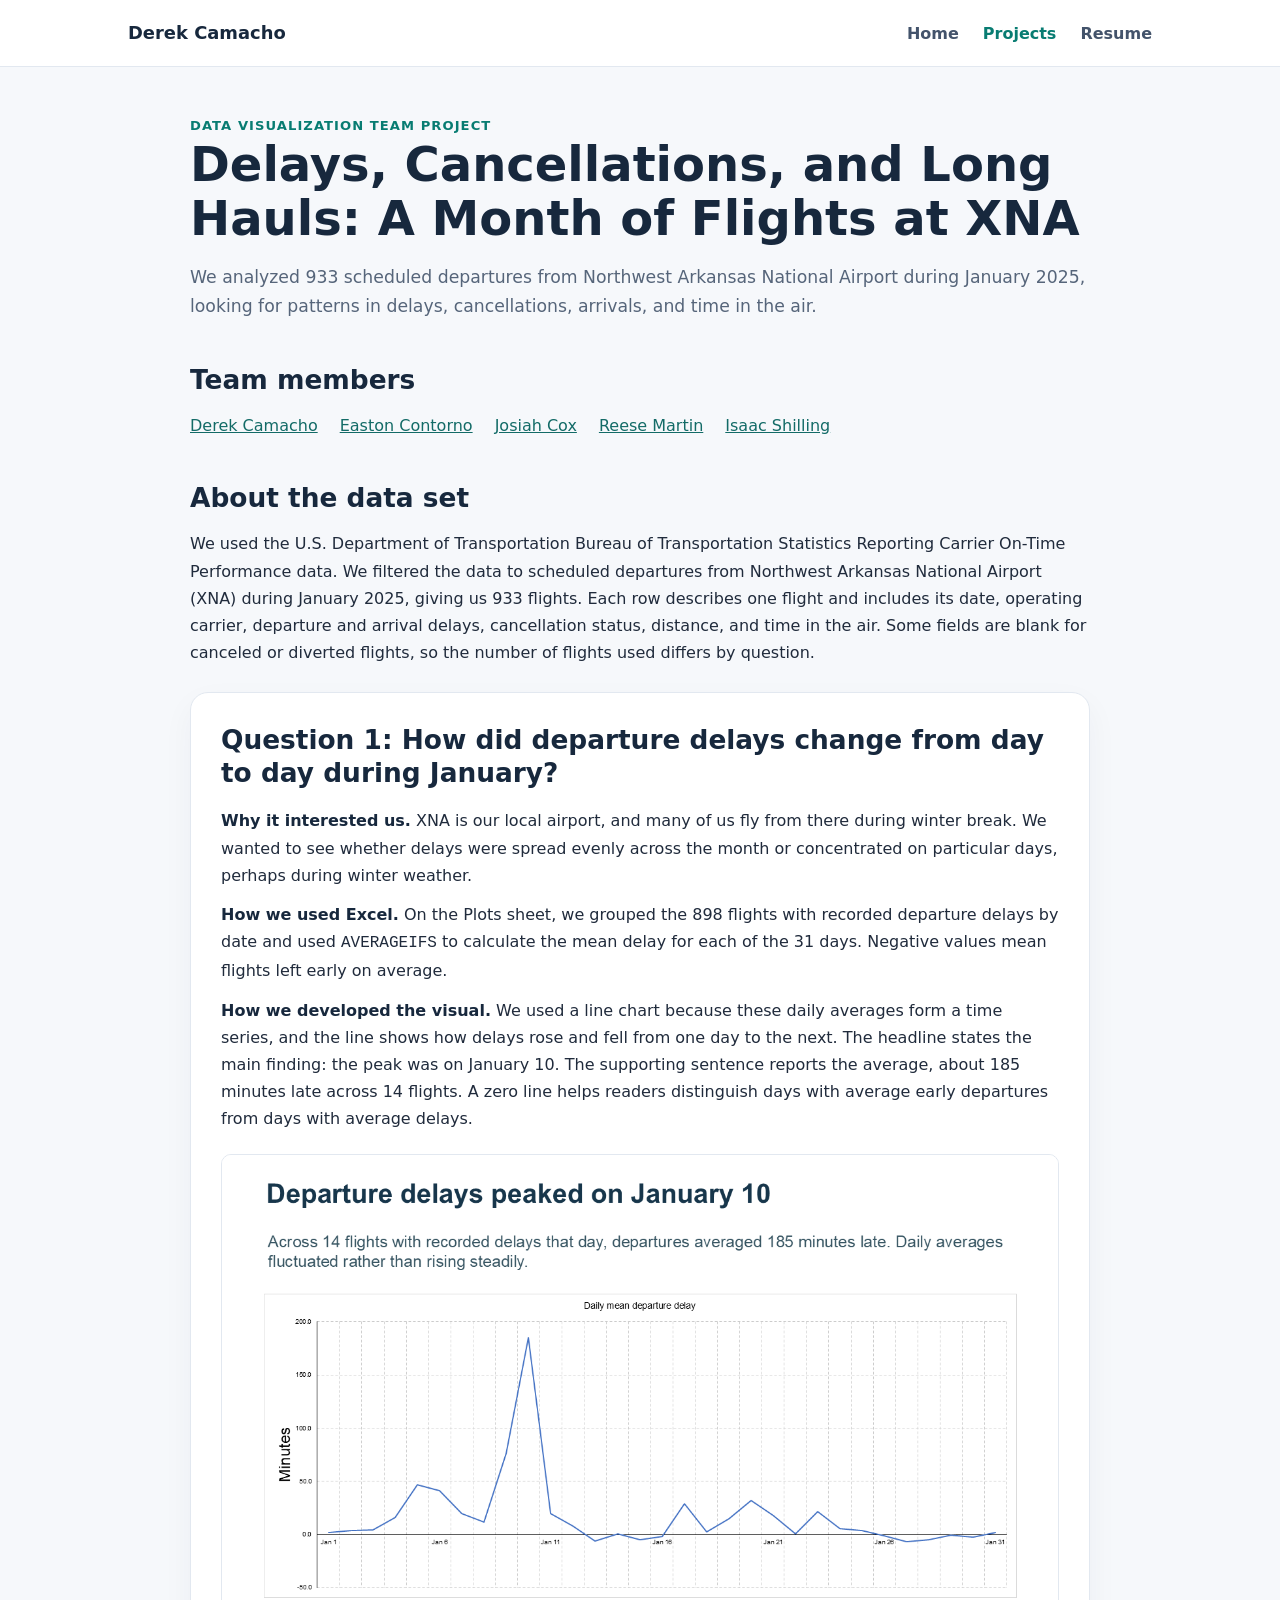
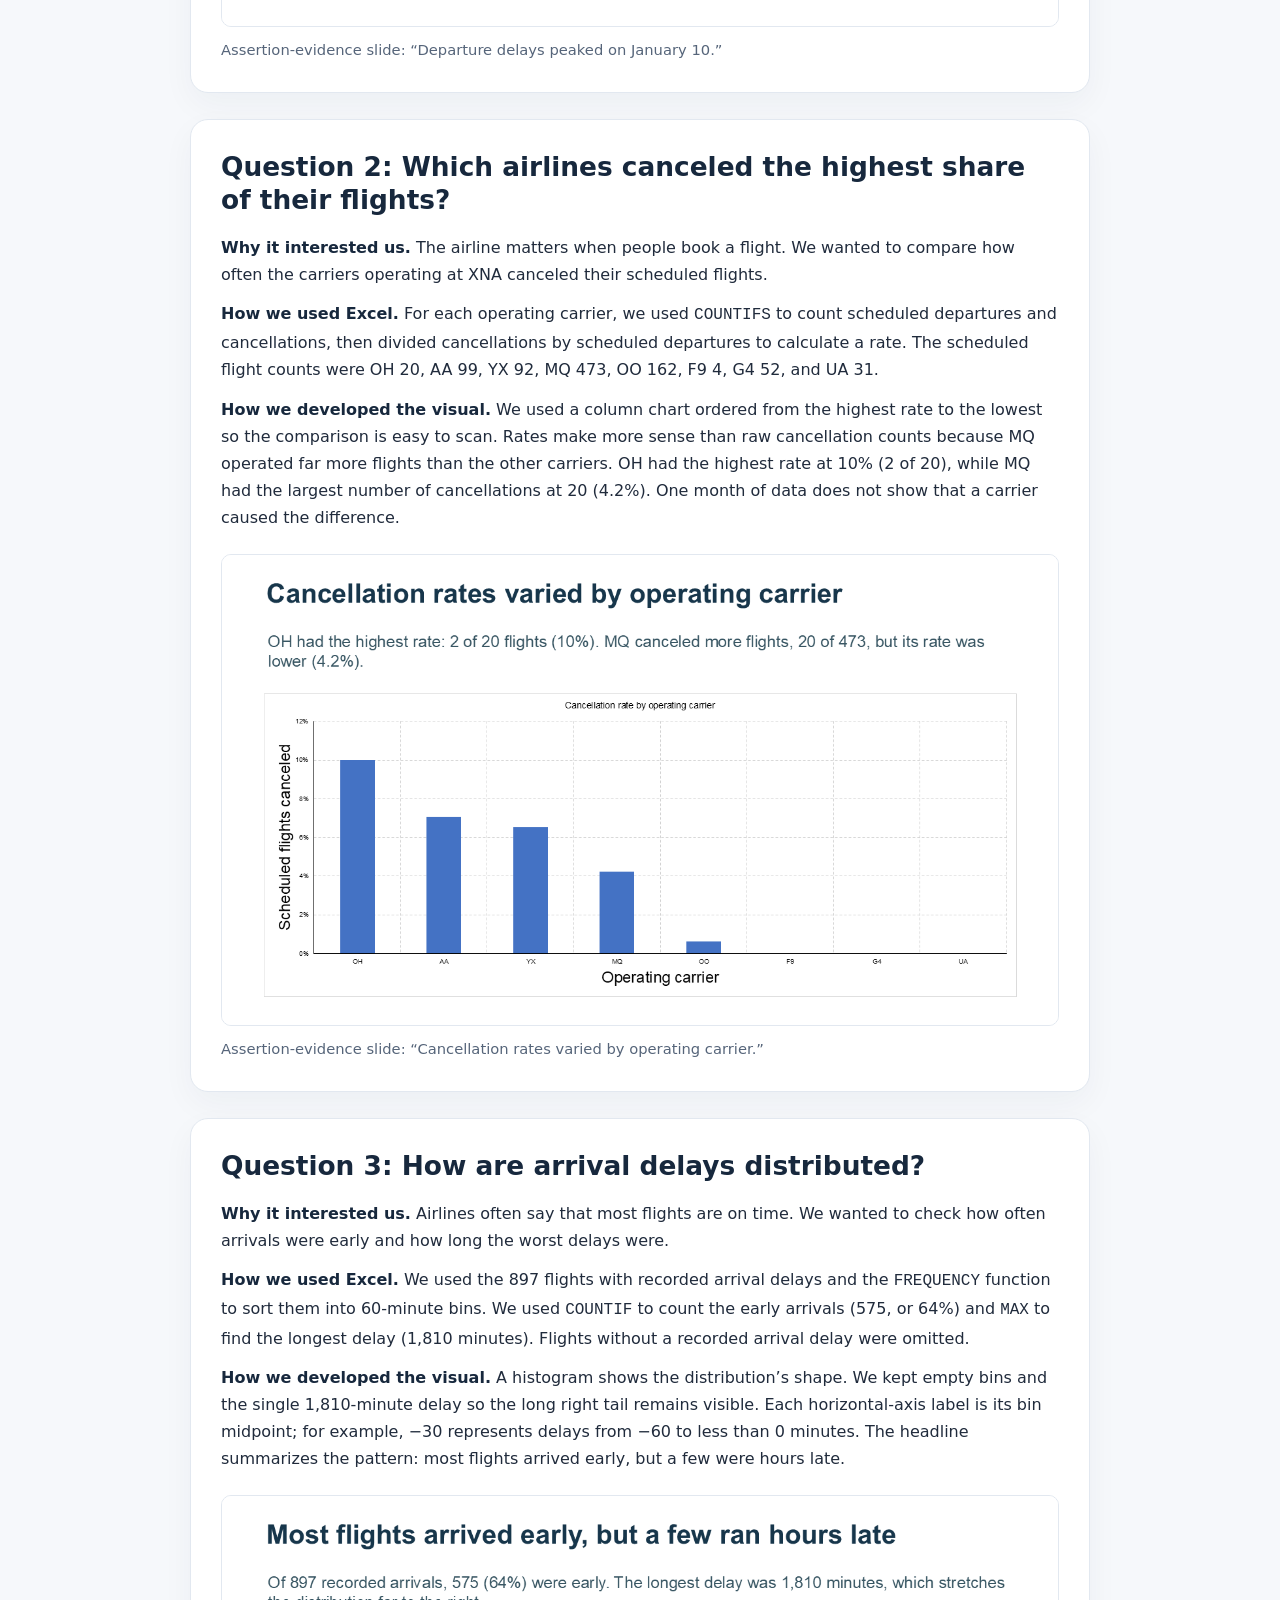
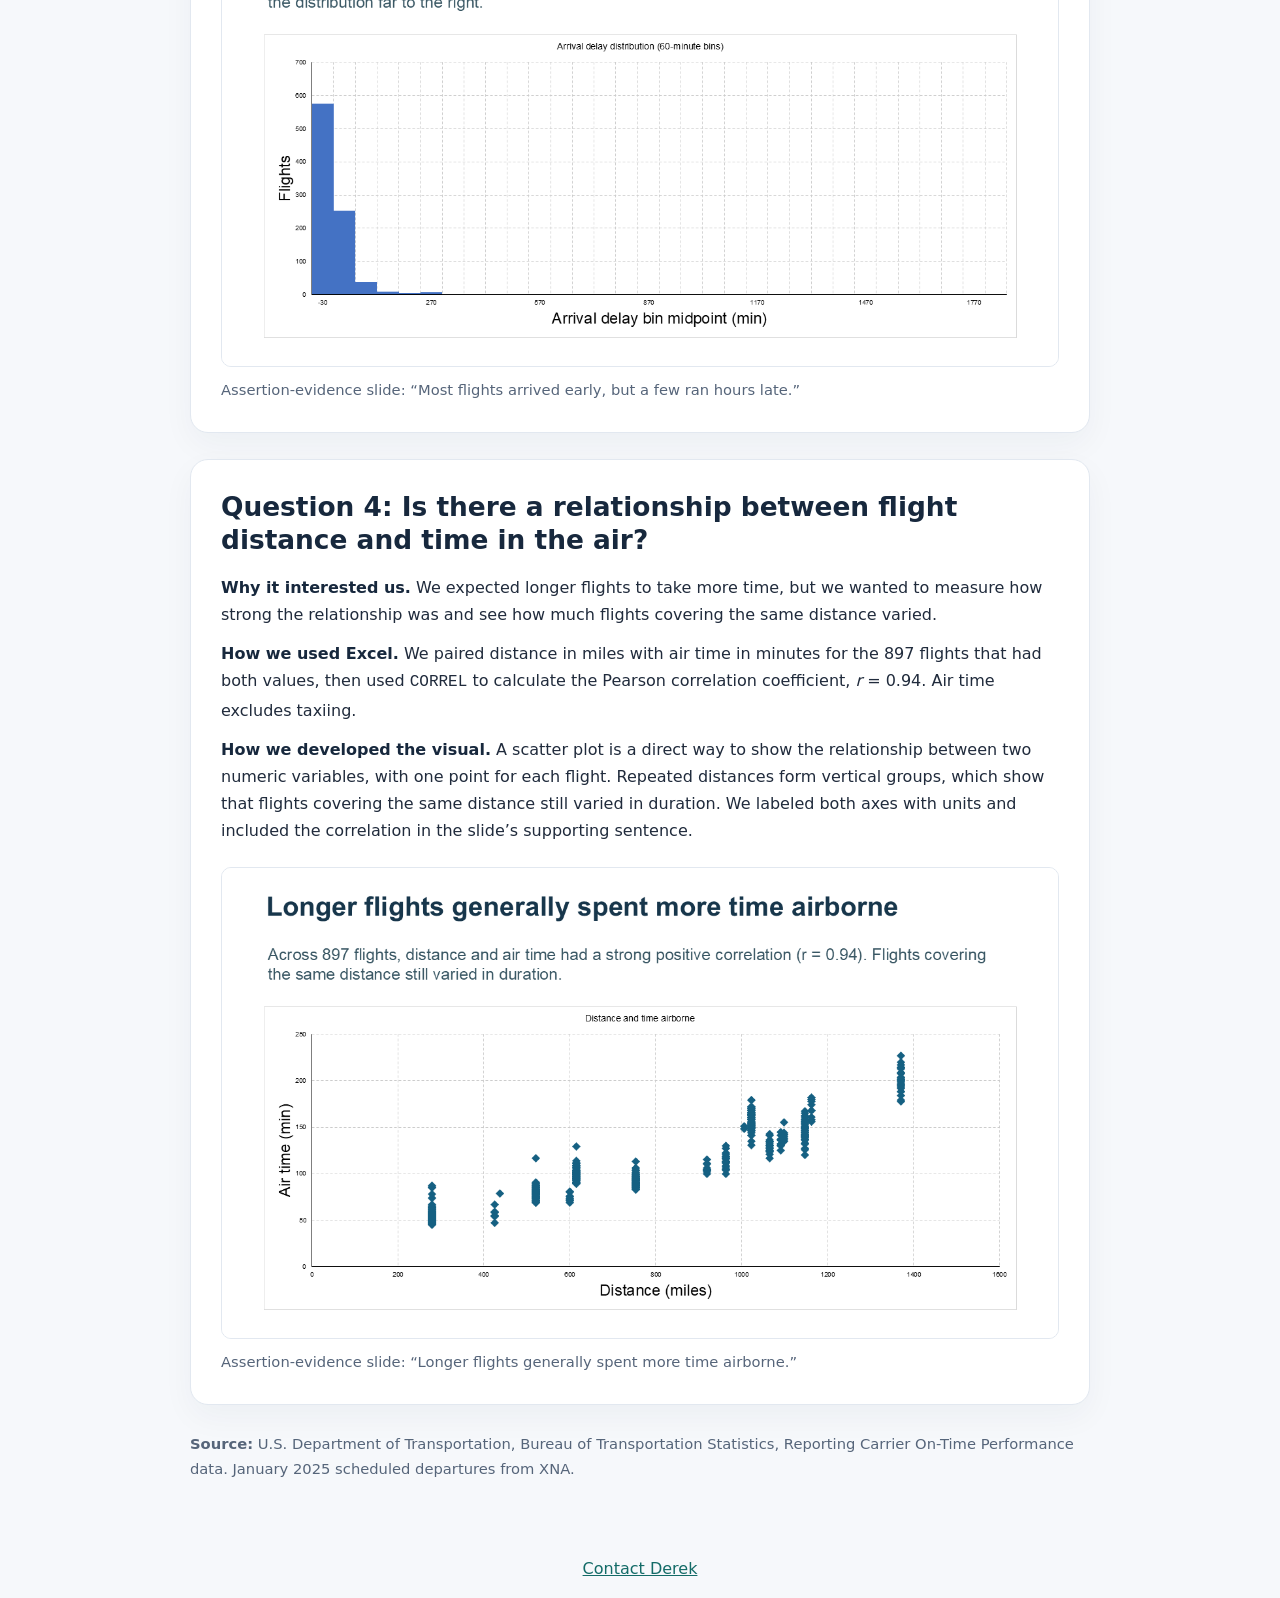
<file: docs/posts/data-visualization/index.html>
<!doctype html><html lang="en"><head><meta charset="utf-8"><meta name="viewport" content="width=device-width,initial-scale=1"><meta name="description" content="Team analysis of January 2025 flight delays, cancellations, arrivals, and air time at XNA"><title>Delays, Cancellations, and Long Hauls | Derek Camacho</title><style>
*{box-sizing:border-box}body{margin:0;background:#f6f8fb;color:#202b3c;font:16px/1.7 system-ui,-apple-system,"Segoe UI",sans-serif}a{color:#136b67}header{background:#fff;border-bottom:1px solid #e2e8f0}.nav{max-width:1080px;margin:auto;padding:18px 28px;display:flex;justify-content:space-between;align-items:center}.brand{font-size:1.12rem;font-weight:700;color:#17283d;text-decoration:none}.navlinks{display:flex;gap:24px}.navlinks a{text-decoration:none;font-weight:600;color:#43536b}.navlinks a[aria-current=page]{color:#087c72}.wrap{max-width:1000px;margin:48px auto;padding:0 28px}.article{max-width:900px;margin:auto}.eyebrow{color:#087c72;font-weight:700;letter-spacing:.08em;text-transform:uppercase;font-size:.82rem}h1{font-size:clamp(2rem,4vw,3rem);line-height:1.12;margin:0 0 14px;color:#17283d}h2{font-size:1.65rem;line-height:1.25;margin:42px 0 14px;color:#17283d}.intro{font-size:1.08rem;color:#56657a}.team{display:flex;flex-wrap:wrap;gap:8px 22px;padding:0;list-style:none}.team li{margin:0}.question{background:#fff;border:1px solid #e2e8f0;border-radius:18px;box-shadow:0 12px 32px #1e31470b;padding:30px;margin:26px 0}.question h2{margin:0 0 18px}.question p{margin:12px 0}.question strong{color:#17283d}figure{margin:22px 0 0}figure img{display:block;width:100%;height:auto;border:1px solid #e2e8f0;border-radius:10px}figcaption{margin-top:10px;color:#56657a;font-size:.92rem}.source{color:#56657a;font-size:.92rem}footer{text-align:center;color:#68758a;padding:26px}@media(max-width:680px){.nav{padding:15px 18px;gap:12px;flex-wrap:wrap}.navlinks{gap:16px}.wrap{margin:30px auto;padding:0 16px}.question{padding:22px}}
</style></head><body><header><nav class="nav"><a class="brand" href="../../index.html">Derek Camacho</a><div class="navlinks"><a href="../../index.html">Home</a><a href="../../projects.html" aria-current="page">Projects</a><a href="../../Resume.html">Resume</a></div></nav></header><main class="wrap"><article class="article"><div class="eyebrow">Data Visualization Team Project</div><h1>Delays, Cancellations, and Long Hauls: A Month of Flights at XNA</h1><p class="intro">We analyzed 933 scheduled departures from Northwest Arkansas National Airport during January 2025, looking for patterns in delays, cancellations, arrivals, and time in the air.</p><h2>Team members</h2><ul class="team"><li><a href="https://derek-c85.github.io/">Derek Camacho</a></li><li><a href="https://ejc017.github.io/">Easton Contorno</a></li><li><a href="https://ejc017.github.io/posts/xna-flight-delays/">Josiah Cox</a></li><li><a href="https://ejc017.github.io/posts/xna-flight-delays/">Reese Martin</a></li><li><a href="https://isaacshilling06.github.io/posts/Data%20Visualization/">Isaac Shilling</a></li></ul><h2>About the data set</h2><p>We used the U.S. Department of Transportation Bureau of Transportation Statistics Reporting Carrier On-Time Performance data. We filtered the data to scheduled departures from Northwest Arkansas National Airport (XNA) during January 2025, giving us 933 flights. Each row describes one flight and includes its date, operating carrier, departure and arrival delays, cancellation status, distance, and time in the air. Some fields are blank for canceled or diverted flights, so the number of flights used differs by question.</p>
<section class="question"><h2>Question 1: How did departure delays change from day to day during January?</h2><p><strong>Why it interested us.</strong> XNA is our local airport, and many of us fly from there during winter break. We wanted to see whether delays were spread evenly across the month or concentrated on particular days, perhaps during winter weather.</p><p><strong>How we used Excel.</strong> On the Plots sheet, we grouped the 898 flights with recorded departure delays by date and used <code>AVERAGEIFS</code> to calculate the mean delay for each of the 31 days. Negative values mean flights left early on average.</p><p><strong>How we developed the visual.</strong> We used a line chart because these daily averages form a time series, and the line shows how delays rose and fell from one day to the next. The headline states the main finding: the peak was on January 10. The supporting sentence reports the average, about 185 minutes late across 14 flights. A zero line helps readers distinguish days with average early departures from days with average delays.</p><figure><img src="departure-delays.png" alt="Daily mean departure delay at XNA in January 2025, peaking at about 185 minutes on January 10"><figcaption>Assertion-evidence slide: “Departure delays peaked on January 10.”</figcaption></figure></section>
<section class="question"><h2>Question 2: Which airlines canceled the highest share of their flights?</h2><p><strong>Why it interested us.</strong> The airline matters when people book a flight. We wanted to compare how often the carriers operating at XNA canceled their scheduled flights.</p><p><strong>How we used Excel.</strong> For each operating carrier, we used <code>COUNTIFS</code> to count scheduled departures and cancellations, then divided cancellations by scheduled departures to calculate a rate. The scheduled flight counts were OH 20, AA 99, YX 92, MQ 473, OO 162, F9 4, G4 52, and UA 31.</p><p><strong>How we developed the visual.</strong> We used a column chart ordered from the highest rate to the lowest so the comparison is easy to scan. Rates make more sense than raw cancellation counts because MQ operated far more flights than the other carriers. OH had the highest rate at 10% (2 of 20), while MQ had the largest number of cancellations at 20 (4.2%). One month of data does not show that a carrier caused the difference.</p><figure><img src="cancellation-rates.png" alt="Cancellation rate by operating carrier, led by OH at 10 percent"><figcaption>Assertion-evidence slide: “Cancellation rates varied by operating carrier.”</figcaption></figure></section>
<section class="question"><h2>Question 3: How are arrival delays distributed?</h2><p><strong>Why it interested us.</strong> Airlines often say that most flights are on time. We wanted to check how often arrivals were early and how long the worst delays were.</p><p><strong>How we used Excel.</strong> We used the 897 flights with recorded arrival delays and the <code>FREQUENCY</code> function to sort them into 60-minute bins. We used <code>COUNTIF</code> to count the early arrivals (575, or 64%) and <code>MAX</code> to find the longest delay (1,810 minutes). Flights without a recorded arrival delay were omitted.</p><p><strong>How we developed the visual.</strong> A histogram shows the distribution’s shape. We kept empty bins and the single 1,810-minute delay so the long right tail remains visible. Each horizontal-axis label is its bin midpoint; for example, −30 represents delays from −60 to less than 0 minutes. The headline summarizes the pattern: most flights arrived early, but a few were hours late.</p><figure><img src="arrival-delay-distribution.png" alt="Arrival delay histogram in 60-minute bins, with most flights early and a long right tail to 1,810 minutes"><figcaption>Assertion-evidence slide: “Most flights arrived early, but a few ran hours late.”</figcaption></figure></section>
<section class="question"><h2>Question 4: Is there a relationship between flight distance and time in the air?</h2><p><strong>Why it interested us.</strong> We expected longer flights to take more time, but we wanted to measure how strong the relationship was and see how much flights covering the same distance varied.</p><p><strong>How we used Excel.</strong> We paired distance in miles with air time in minutes for the 897 flights that had both values, then used <code>CORREL</code> to calculate the Pearson correlation coefficient, <i>r</i> = 0.94. Air time excludes taxiing.</p><p><strong>How we developed the visual.</strong> A scatter plot is a direct way to show the relationship between two numeric variables, with one point for each flight. Repeated distances form vertical groups, which show that flights covering the same distance still varied in duration. We labeled both axes with units and included the correlation in the slide’s supporting sentence.</p><figure><img src="distance-and-air-time.png" alt="Scatter plot of flight distance versus air time for 897 flights, with correlation r equals 0.94"><figcaption>Assertion-evidence slide: “Longer flights generally spent more time airborne.”</figcaption></figure></section>
<p class="source"><strong>Source:</strong> U.S. Department of Transportation, Bureau of Transportation Statistics, Reporting Carrier On-Time Performance data. January 2025 scheduled departures from XNA.</p></article></main><footer><a href="mailto:dc114@uark.edu">Contact Derek</a></footer></body></html>
</file>
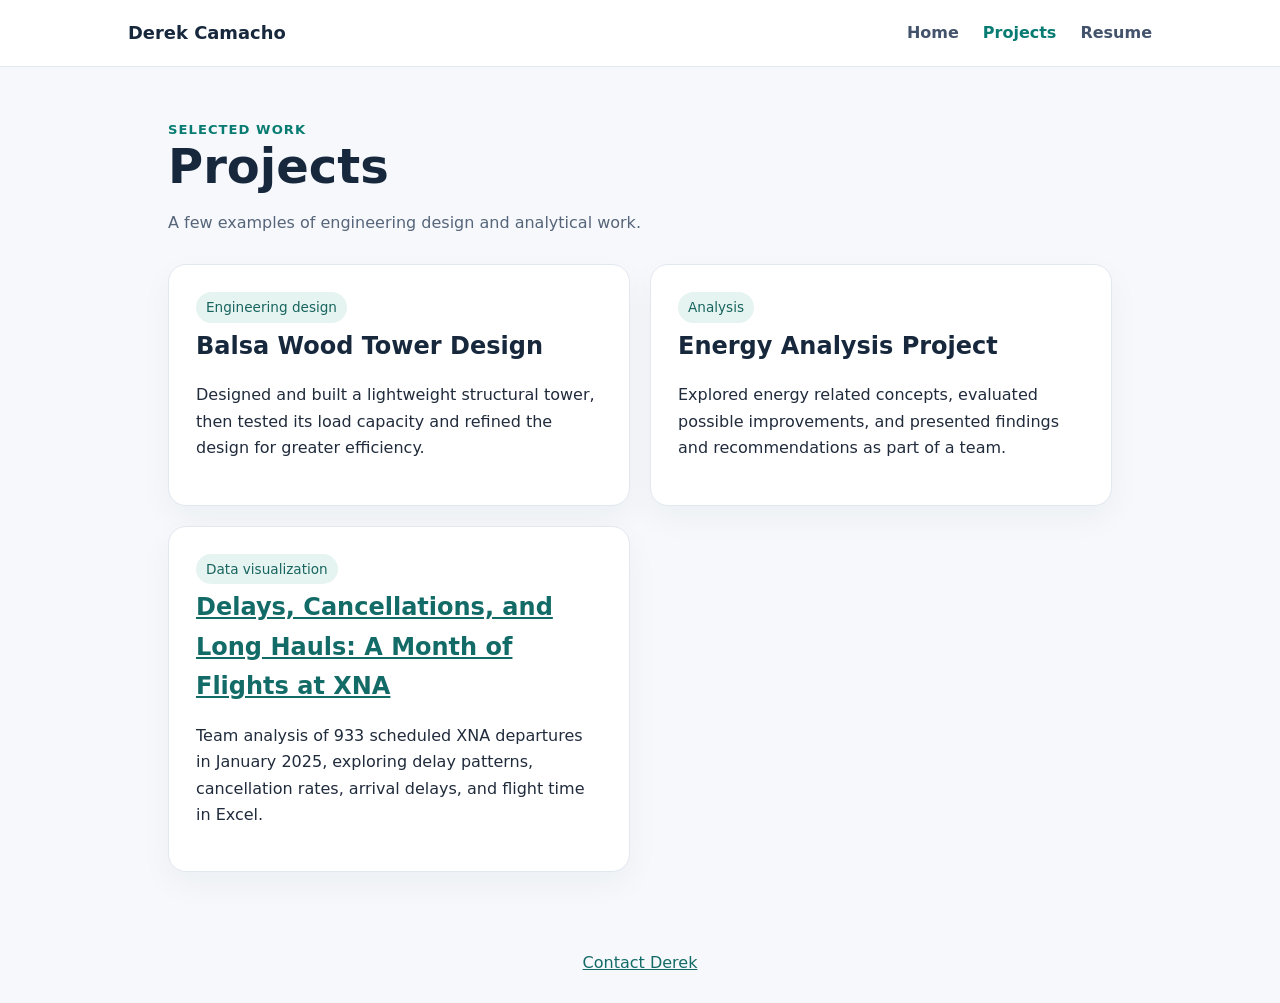
<file: docs/projects.html>
<!doctype html><html lang="en"><head><meta charset="utf-8"><meta name="viewport" content="width=device-width,initial-scale=1"><title>Derek Camacho | Projects</title><style>*{box-sizing:border-box}body{margin:0;background:#f6f8fb;color:#202b3c;font:16px/1.65 system-ui,-apple-system,"Segoe UI",sans-serif}a{color:#136b67}header{background:#fff;border-bottom:1px solid #e2e8f0}.nav{max-width:1080px;margin:auto;padding:18px 28px;display:flex;justify-content:space-between;align-items:center}.brand{font-size:1.12rem;font-weight:700;color:#17283d;text-decoration:none}.navlinks{display:flex;gap:24px}.navlinks a{text-decoration:none;font-weight:600;color:#43536b}.navlinks a[aria-current=page]{color:#087c72}.wrap{max-width:1000px;margin:52px auto;padding:0 28px}.hero,.card,.resume{background:white;border:1px solid #e2e8f0;border-radius:18px;box-shadow:0 12px 32px #1e31470b}.hero{padding:38px;display:grid;grid-template-columns:240px 1fr;gap:40px;align-items:center}.portrait{width:220px;height:220px;object-fit:cover;border-radius:50%}h1{font-size:clamp(2rem,4vw,3rem);line-height:1.12;margin:0 0 14px;color:#17283d}h2{color:#17283d}.eyebrow{color:#087c72;font-weight:700;letter-spacing:.08em;text-transform:uppercase;font-size:.82rem}.social{display:flex;gap:18px;flex-wrap:wrap;margin-top:24px}.social a{font-weight:650}.cards{display:grid;grid-template-columns:repeat(2,minmax(0,1fr));gap:20px;margin-top:28px}.card{padding:27px}.card h2{margin:4px 0 10px}.tag{display:inline-block;padding:4px 10px;background:#e6f4f1;border-radius:20px;color:#17645e;font-size:.85rem}.resume{padding:12px}.resume iframe{display:block;width:100%;height:min(1100px,85vh);border:0;border-radius:10px}.download{display:inline-block;padding:10px 16px;background:#087c72;color:#fff;text-decoration:none;border-radius:8px;font-weight:700;margin:10px 0 18px}.muted{color:#56657a}footer{text-align:center;color:#68758a;padding:26px} @media(max-width:680px){.hero{grid-template-columns:1fr;text-align:center;justify-items:center;padding:28px}.social{justify-content:center}.cards{grid-template-columns:1fr}.nav{padding:15px 18px;gap:12px;flex-wrap:wrap}.navlinks{gap:16px}.wrap{margin:30px auto;padding:0 16px}}</style></head><body><header><nav class="nav"><a class="brand" href="index.html">Derek Camacho</a><div class="navlinks"><a href="index.html">Home</a><a href="projects.html" aria-current="page">Projects</a><a href="Resume.html">Resume</a></div></nav></header><main class="wrap"><div class="eyebrow">Selected work</div><h1>Projects</h1><p class="muted">A few examples of engineering design and analytical work.</p><section class="cards"><article class="card"><span class="tag">Engineering design</span><h2>Balsa Wood Tower Design</h2><p>Designed and built a lightweight structural tower, then tested its load capacity and refined the design for greater efficiency.</p></article><article class="card"><span class="tag">Analysis</span><h2>Energy Analysis Project</h2><p>Explored energy related concepts, evaluated possible improvements, and presented findings and recommendations as part of a team.</p></article><article class="card"><span class="tag">Data visualization</span><h2><a href="posts/data-visualization/">Delays, Cancellations, and Long Hauls: A Month of Flights at XNA</a></h2><p>Team analysis of 933 scheduled XNA departures in January 2025, exploring delay patterns, cancellation rates, arrival delays, and flight time in Excel.</p></article></section></main><footer><a href="mailto:dc114@uark.edu">Contact Derek</a></footer></body></html>
</file>
